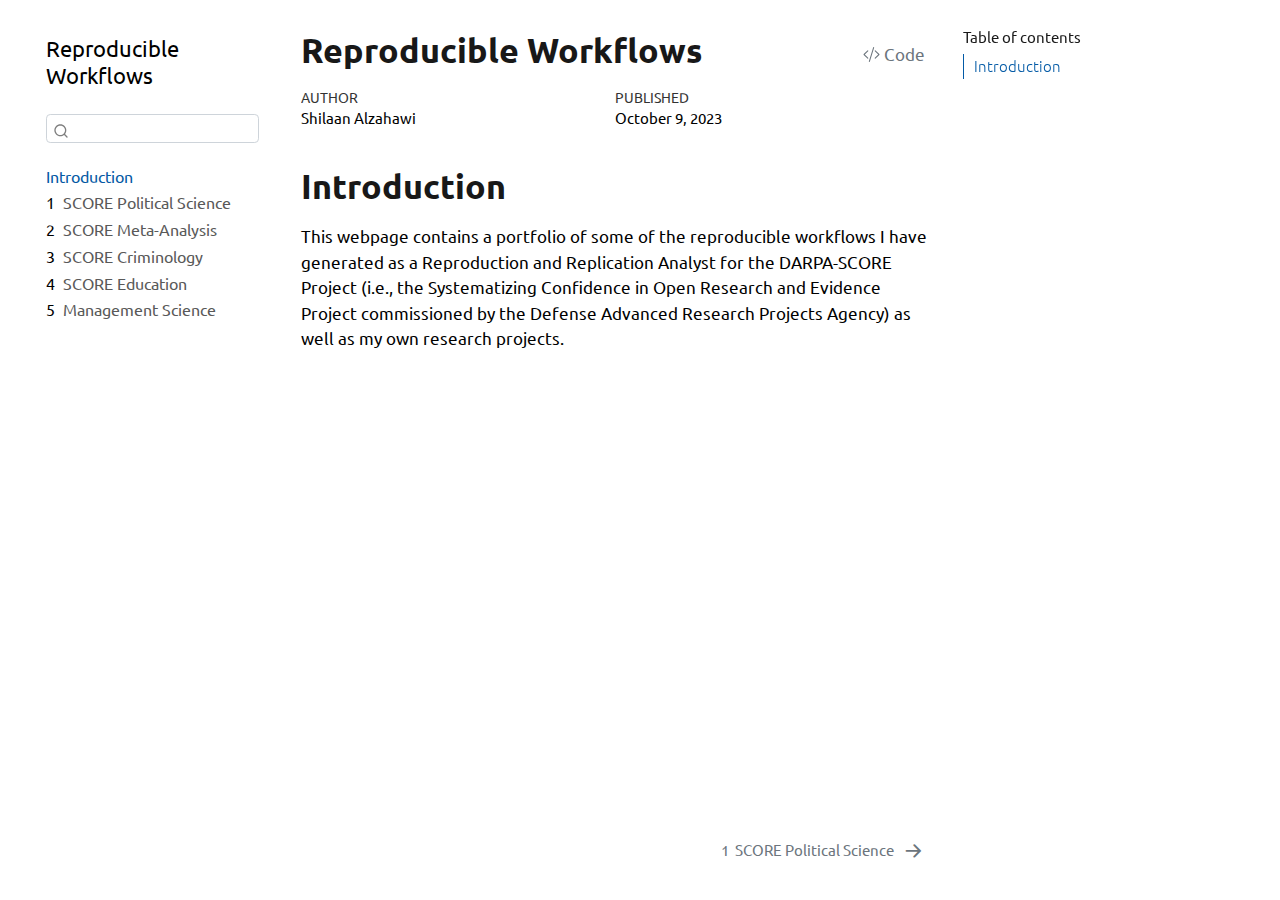
<file: docs/index.html>
<!DOCTYPE html>
<html xmlns="http://www.w3.org/1999/xhtml" lang="en" xml:lang="en"><head>

<meta charset="utf-8">
<meta name="generator" content="quarto-1.3.433">

<meta name="viewport" content="width=device-width, initial-scale=1.0, user-scalable=yes">

<meta name="author" content="Shilaan Alzahawi">
<meta name="dcterms.date" content="2023-10-09">

<title>Reproducible Workflows</title>
<style>
code{white-space: pre-wrap;}
span.smallcaps{font-variant: small-caps;}
div.columns{display: flex; gap: min(4vw, 1.5em);}
div.column{flex: auto; overflow-x: auto;}
div.hanging-indent{margin-left: 1.5em; text-indent: -1.5em;}
ul.task-list{list-style: none;}
ul.task-list li input[type="checkbox"] {
  width: 0.8em;
  margin: 0 0.8em 0.2em -1em; /* quarto-specific, see https://github.com/quarto-dev/quarto-cli/issues/4556 */ 
  vertical-align: middle;
}
/* CSS for syntax highlighting */
pre > code.sourceCode { white-space: pre; position: relative; }
pre > code.sourceCode > span { display: inline-block; line-height: 1.25; }
pre > code.sourceCode > span:empty { height: 1.2em; }
.sourceCode { overflow: visible; }
code.sourceCode > span { color: inherit; text-decoration: inherit; }
div.sourceCode { margin: 1em 0; }
pre.sourceCode { margin: 0; }
@media screen {
div.sourceCode { overflow: auto; }
}
@media print {
pre > code.sourceCode { white-space: pre-wrap; }
pre > code.sourceCode > span { text-indent: -5em; padding-left: 5em; }
}
pre.numberSource code
  { counter-reset: source-line 0; }
pre.numberSource code > span
  { position: relative; left: -4em; counter-increment: source-line; }
pre.numberSource code > span > a:first-child::before
  { content: counter(source-line);
    position: relative; left: -1em; text-align: right; vertical-align: baseline;
    border: none; display: inline-block;
    -webkit-touch-callout: none; -webkit-user-select: none;
    -khtml-user-select: none; -moz-user-select: none;
    -ms-user-select: none; user-select: none;
    padding: 0 4px; width: 4em;
  }
pre.numberSource { margin-left: 3em;  padding-left: 4px; }
div.sourceCode
  {   }
@media screen {
pre > code.sourceCode > span > a:first-child::before { text-decoration: underline; }
}
</style>


<script src="site_libs/quarto-nav/quarto-nav.js"></script>
<script src="site_libs/quarto-nav/headroom.min.js"></script>
<script src="site_libs/clipboard/clipboard.min.js"></script>
<script src="site_libs/quarto-search/autocomplete.umd.js"></script>
<script src="site_libs/quarto-search/fuse.min.js"></script>
<script src="site_libs/quarto-search/quarto-search.js"></script>
<meta name="quarto:offset" content="./">
<link href="./score-political.html" rel="next">
<script src="site_libs/quarto-html/quarto.js"></script>
<script src="site_libs/quarto-html/popper.min.js"></script>
<script src="site_libs/quarto-html/tippy.umd.min.js"></script>
<script src="site_libs/quarto-html/anchor.min.js"></script>
<link href="site_libs/quarto-html/tippy.css" rel="stylesheet">
<link href="site_libs/quarto-html/quarto-syntax-highlighting.css" rel="stylesheet" id="quarto-text-highlighting-styles">
<script src="site_libs/bootstrap/bootstrap.min.js"></script>
<link href="site_libs/bootstrap/bootstrap-icons.css" rel="stylesheet">
<link href="site_libs/bootstrap/bootstrap.min.css" rel="stylesheet" id="quarto-bootstrap" data-mode="light">
<script id="quarto-search-options" type="application/json">{
  "location": "sidebar",
  "copy-button": false,
  "collapse-after": 3,
  "panel-placement": "start",
  "type": "textbox",
  "limit": 20,
  "language": {
    "search-no-results-text": "No results",
    "search-matching-documents-text": "matching documents",
    "search-copy-link-title": "Copy link to search",
    "search-hide-matches-text": "Hide additional matches",
    "search-more-match-text": "more match in this document",
    "search-more-matches-text": "more matches in this document",
    "search-clear-button-title": "Clear",
    "search-detached-cancel-button-title": "Cancel",
    "search-submit-button-title": "Submit",
    "search-label": "Search"
  }
}</script>


</head>

<body class="nav-sidebar floating">

<div id="quarto-search-results"></div>
  <header id="quarto-header" class="headroom fixed-top">
  <nav class="quarto-secondary-nav">
    <div class="container-fluid d-flex">
      <button type="button" class="quarto-btn-toggle btn" data-bs-toggle="collapse" data-bs-target="#quarto-sidebar,#quarto-sidebar-glass" aria-controls="quarto-sidebar" aria-expanded="false" aria-label="Toggle sidebar navigation" onclick="if (window.quartoToggleHeadroom) { window.quartoToggleHeadroom(); }">
        <i class="bi bi-layout-text-sidebar-reverse"></i>
      </button>
      <nav class="quarto-page-breadcrumbs" aria-label="breadcrumb"><ol class="breadcrumb"><li class="breadcrumb-item"><a href="./index.html">Introduction</a></li></ol></nav>
      <a class="flex-grow-1" role="button" data-bs-toggle="collapse" data-bs-target="#quarto-sidebar,#quarto-sidebar-glass" aria-controls="quarto-sidebar" aria-expanded="false" aria-label="Toggle sidebar navigation" onclick="if (window.quartoToggleHeadroom) { window.quartoToggleHeadroom(); }">      
      </a>
      <button type="button" class="btn quarto-search-button" aria-label="" onclick="window.quartoOpenSearch();">
        <i class="bi bi-search"></i>
      </button>
    </div>
  </nav>
</header>
<!-- content -->
<div id="quarto-content" class="quarto-container page-columns page-rows-contents page-layout-article">
<!-- sidebar -->
  <nav id="quarto-sidebar" class="sidebar collapse collapse-horizontal sidebar-navigation floating overflow-auto">
    <div class="pt-lg-2 mt-2 text-left sidebar-header">
    <div class="sidebar-title mb-0 py-0">
      <a href="./">Reproducible Workflows</a> 
    </div>
      </div>
        <div class="mt-2 flex-shrink-0 align-items-center">
        <div class="sidebar-search">
        <div id="quarto-search" class="" title="Search"></div>
        </div>
        </div>
    <div class="sidebar-menu-container"> 
    <ul class="list-unstyled mt-1">
        <li class="sidebar-item">
  <div class="sidebar-item-container"> 
  <a href="./index.html" class="sidebar-item-text sidebar-link active">
 <span class="menu-text">Introduction</span></a>
  </div>
</li>
        <li class="sidebar-item">
  <div class="sidebar-item-container"> 
  <a href="./score-political.html" class="sidebar-item-text sidebar-link">
 <span class="menu-text"><span class="chapter-number">1</span>&nbsp; <span class="chapter-title">SCORE Political Science</span></span></a>
  </div>
</li>
        <li class="sidebar-item">
  <div class="sidebar-item-container"> 
  <a href="./score-meta.html" class="sidebar-item-text sidebar-link">
 <span class="menu-text"><span class="chapter-number">2</span>&nbsp; <span class="chapter-title">SCORE Meta-Analysis</span></span></a>
  </div>
</li>
        <li class="sidebar-item">
  <div class="sidebar-item-container"> 
  <a href="./score-criminology.html" class="sidebar-item-text sidebar-link">
 <span class="menu-text"><span class="chapter-number">3</span>&nbsp; <span class="chapter-title">SCORE Criminology</span></span></a>
  </div>
</li>
        <li class="sidebar-item">
  <div class="sidebar-item-container"> 
  <a href="./score-education.html" class="sidebar-item-text sidebar-link">
 <span class="menu-text"><span class="chapter-number">4</span>&nbsp; <span class="chapter-title">SCORE Education</span></span></a>
  </div>
</li>
        <li class="sidebar-item">
  <div class="sidebar-item-container"> 
  <a href="./management.html" class="sidebar-item-text sidebar-link">
 <span class="menu-text"><span class="chapter-number">5</span>&nbsp; <span class="chapter-title">Management Science</span></span></a>
  </div>
</li>
    </ul>
    </div>
</nav>
<div id="quarto-sidebar-glass" data-bs-toggle="collapse" data-bs-target="#quarto-sidebar,#quarto-sidebar-glass"></div>
<!-- margin-sidebar -->
    <div id="quarto-margin-sidebar" class="sidebar margin-sidebar">
        <nav id="TOC" role="doc-toc" class="toc-active" data-toc-expanded="99">
    <h2 id="toc-title">Table of contents</h2>
   
  <ul>
  <li><a href="#introduction" id="toc-introduction" class="nav-link active" data-scroll-target="#introduction">Introduction</a></li>
  </ul>
</nav>
    </div>
<!-- main -->
<main class="content" id="quarto-document-content">

<header id="title-block-header" class="quarto-title-block default">
<div class="quarto-title">
<div class="quarto-title-block"><div><h1 class="title">Reproducible Workflows</h1><button type="button" class="btn code-tools-button" id="quarto-code-tools-source"><i class="bi"></i> Code</button></div></div>
</div>



<div class="quarto-title-meta">

    <div>
    <div class="quarto-title-meta-heading">Author</div>
    <div class="quarto-title-meta-contents">
             <p>Shilaan Alzahawi </p>
          </div>
  </div>
    
    <div>
    <div class="quarto-title-meta-heading">Published</div>
    <div class="quarto-title-meta-contents">
      <p class="date">October 9, 2023</p>
    </div>
  </div>
  
    
  </div>
  

</header>

<section id="introduction" class="level1 unnumbered">
<h1 class="unnumbered">Introduction</h1>
<p>This webpage contains a portfolio of some of the reproducible workflows I have generated as a Reproduction and Replication Analyst for the DARPA-SCORE Project (i.e., the Systematizing Confidence in Open Research and Evidence Project commissioned by the Defense Advanced Research Projects Agency) as well as my own research projects.</p>


<!-- -->

</section>

</main> <!-- /main -->
<script id="quarto-html-after-body" type="application/javascript">
window.document.addEventListener("DOMContentLoaded", function (event) {
  const toggleBodyColorMode = (bsSheetEl) => {
    const mode = bsSheetEl.getAttribute("data-mode");
    const bodyEl = window.document.querySelector("body");
    if (mode === "dark") {
      bodyEl.classList.add("quarto-dark");
      bodyEl.classList.remove("quarto-light");
    } else {
      bodyEl.classList.add("quarto-light");
      bodyEl.classList.remove("quarto-dark");
    }
  }
  const toggleBodyColorPrimary = () => {
    const bsSheetEl = window.document.querySelector("link#quarto-bootstrap");
    if (bsSheetEl) {
      toggleBodyColorMode(bsSheetEl);
    }
  }
  toggleBodyColorPrimary();  
  const icon = "";
  const anchorJS = new window.AnchorJS();
  anchorJS.options = {
    placement: 'right',
    icon: icon
  };
  anchorJS.add('.anchored');
  const isCodeAnnotation = (el) => {
    for (const clz of el.classList) {
      if (clz.startsWith('code-annotation-')) {                     
        return true;
      }
    }
    return false;
  }
  const clipboard = new window.ClipboardJS('.code-copy-button', {
    text: function(trigger) {
      const codeEl = trigger.previousElementSibling.cloneNode(true);
      for (const childEl of codeEl.children) {
        if (isCodeAnnotation(childEl)) {
          childEl.remove();
        }
      }
      return codeEl.innerText;
    }
  });
  clipboard.on('success', function(e) {
    // button target
    const button = e.trigger;
    // don't keep focus
    button.blur();
    // flash "checked"
    button.classList.add('code-copy-button-checked');
    var currentTitle = button.getAttribute("title");
    button.setAttribute("title", "Copied!");
    let tooltip;
    if (window.bootstrap) {
      button.setAttribute("data-bs-toggle", "tooltip");
      button.setAttribute("data-bs-placement", "left");
      button.setAttribute("data-bs-title", "Copied!");
      tooltip = new bootstrap.Tooltip(button, 
        { trigger: "manual", 
          customClass: "code-copy-button-tooltip",
          offset: [0, -8]});
      tooltip.show();    
    }
    setTimeout(function() {
      if (tooltip) {
        tooltip.hide();
        button.removeAttribute("data-bs-title");
        button.removeAttribute("data-bs-toggle");
        button.removeAttribute("data-bs-placement");
      }
      button.setAttribute("title", currentTitle);
      button.classList.remove('code-copy-button-checked');
    }, 1000);
    // clear code selection
    e.clearSelection();
  });
  const viewSource = window.document.getElementById('quarto-view-source') ||
                     window.document.getElementById('quarto-code-tools-source');
  if (viewSource) {
    const sourceUrl = viewSource.getAttribute("data-quarto-source-url");
    viewSource.addEventListener("click", function(e) {
      if (sourceUrl) {
        // rstudio viewer pane
        if (/\bcapabilities=\b/.test(window.location)) {
          window.open(sourceUrl);
        } else {
          window.location.href = sourceUrl;
        }
      } else {
        const modal = new bootstrap.Modal(document.getElementById('quarto-embedded-source-code-modal'));
        modal.show();
      }
      return false;
    });
  }
  function toggleCodeHandler(show) {
    return function(e) {
      const detailsSrc = window.document.querySelectorAll(".cell > details > .sourceCode");
      for (let i=0; i<detailsSrc.length; i++) {
        const details = detailsSrc[i].parentElement;
        if (show) {
          details.open = true;
        } else {
          details.removeAttribute("open");
        }
      }
      const cellCodeDivs = window.document.querySelectorAll(".cell > .sourceCode");
      const fromCls = show ? "hidden" : "unhidden";
      const toCls = show ? "unhidden" : "hidden";
      for (let i=0; i<cellCodeDivs.length; i++) {
        const codeDiv = cellCodeDivs[i];
        if (codeDiv.classList.contains(fromCls)) {
          codeDiv.classList.remove(fromCls);
          codeDiv.classList.add(toCls);
        } 
      }
      return false;
    }
  }
  const hideAllCode = window.document.getElementById("quarto-hide-all-code");
  if (hideAllCode) {
    hideAllCode.addEventListener("click", toggleCodeHandler(false));
  }
  const showAllCode = window.document.getElementById("quarto-show-all-code");
  if (showAllCode) {
    showAllCode.addEventListener("click", toggleCodeHandler(true));
  }
  function tippyHover(el, contentFn) {
    const config = {
      allowHTML: true,
      content: contentFn,
      maxWidth: 500,
      delay: 100,
      arrow: false,
      appendTo: function(el) {
          return el.parentElement;
      },
      interactive: true,
      interactiveBorder: 10,
      theme: 'quarto',
      placement: 'bottom-start'
    };
    window.tippy(el, config); 
  }
  const noterefs = window.document.querySelectorAll('a[role="doc-noteref"]');
  for (var i=0; i<noterefs.length; i++) {
    const ref = noterefs[i];
    tippyHover(ref, function() {
      // use id or data attribute instead here
      let href = ref.getAttribute('data-footnote-href') || ref.getAttribute('href');
      try { href = new URL(href).hash; } catch {}
      const id = href.replace(/^#\/?/, "");
      const note = window.document.getElementById(id);
      return note.innerHTML;
    });
  }
      let selectedAnnoteEl;
      const selectorForAnnotation = ( cell, annotation) => {
        let cellAttr = 'data-code-cell="' + cell + '"';
        let lineAttr = 'data-code-annotation="' +  annotation + '"';
        const selector = 'span[' + cellAttr + '][' + lineAttr + ']';
        return selector;
      }
      const selectCodeLines = (annoteEl) => {
        const doc = window.document;
        const targetCell = annoteEl.getAttribute("data-target-cell");
        const targetAnnotation = annoteEl.getAttribute("data-target-annotation");
        const annoteSpan = window.document.querySelector(selectorForAnnotation(targetCell, targetAnnotation));
        const lines = annoteSpan.getAttribute("data-code-lines").split(",");
        const lineIds = lines.map((line) => {
          return targetCell + "-" + line;
        })
        let top = null;
        let height = null;
        let parent = null;
        if (lineIds.length > 0) {
            //compute the position of the single el (top and bottom and make a div)
            const el = window.document.getElementById(lineIds[0]);
            top = el.offsetTop;
            height = el.offsetHeight;
            parent = el.parentElement.parentElement;
          if (lineIds.length > 1) {
            const lastEl = window.document.getElementById(lineIds[lineIds.length - 1]);
            const bottom = lastEl.offsetTop + lastEl.offsetHeight;
            height = bottom - top;
          }
          if (top !== null && height !== null && parent !== null) {
            // cook up a div (if necessary) and position it 
            let div = window.document.getElementById("code-annotation-line-highlight");
            if (div === null) {
              div = window.document.createElement("div");
              div.setAttribute("id", "code-annotation-line-highlight");
              div.style.position = 'absolute';
              parent.appendChild(div);
            }
            div.style.top = top - 2 + "px";
            div.style.height = height + 4 + "px";
            let gutterDiv = window.document.getElementById("code-annotation-line-highlight-gutter");
            if (gutterDiv === null) {
              gutterDiv = window.document.createElement("div");
              gutterDiv.setAttribute("id", "code-annotation-line-highlight-gutter");
              gutterDiv.style.position = 'absolute';
              const codeCell = window.document.getElementById(targetCell);
              const gutter = codeCell.querySelector('.code-annotation-gutter');
              gutter.appendChild(gutterDiv);
            }
            gutterDiv.style.top = top - 2 + "px";
            gutterDiv.style.height = height + 4 + "px";
          }
          selectedAnnoteEl = annoteEl;
        }
      };
      const unselectCodeLines = () => {
        const elementsIds = ["code-annotation-line-highlight", "code-annotation-line-highlight-gutter"];
        elementsIds.forEach((elId) => {
          const div = window.document.getElementById(elId);
          if (div) {
            div.remove();
          }
        });
        selectedAnnoteEl = undefined;
      };
      // Attach click handler to the DT
      const annoteDls = window.document.querySelectorAll('dt[data-target-cell]');
      for (const annoteDlNode of annoteDls) {
        annoteDlNode.addEventListener('click', (event) => {
          const clickedEl = event.target;
          if (clickedEl !== selectedAnnoteEl) {
            unselectCodeLines();
            const activeEl = window.document.querySelector('dt[data-target-cell].code-annotation-active');
            if (activeEl) {
              activeEl.classList.remove('code-annotation-active');
            }
            selectCodeLines(clickedEl);
            clickedEl.classList.add('code-annotation-active');
          } else {
            // Unselect the line
            unselectCodeLines();
            clickedEl.classList.remove('code-annotation-active');
          }
        });
      }
  const findCites = (el) => {
    const parentEl = el.parentElement;
    if (parentEl) {
      const cites = parentEl.dataset.cites;
      if (cites) {
        return {
          el,
          cites: cites.split(' ')
        };
      } else {
        return findCites(el.parentElement)
      }
    } else {
      return undefined;
    }
  };
  var bibliorefs = window.document.querySelectorAll('a[role="doc-biblioref"]');
  for (var i=0; i<bibliorefs.length; i++) {
    const ref = bibliorefs[i];
    const citeInfo = findCites(ref);
    if (citeInfo) {
      tippyHover(citeInfo.el, function() {
        var popup = window.document.createElement('div');
        citeInfo.cites.forEach(function(cite) {
          var citeDiv = window.document.createElement('div');
          citeDiv.classList.add('hanging-indent');
          citeDiv.classList.add('csl-entry');
          var biblioDiv = window.document.getElementById('ref-' + cite);
          if (biblioDiv) {
            citeDiv.innerHTML = biblioDiv.innerHTML;
          }
          popup.appendChild(citeDiv);
        });
        return popup.innerHTML;
      });
    }
  }
    var localhostRegex = new RegExp(/^(?:http|https):\/\/localhost\:?[0-9]*\//);
      var filterRegex = new RegExp('/' + window.location.host + '/');
    var isInternal = (href) => {
        return filterRegex.test(href) || localhostRegex.test(href);
    }
    // Inspect non-navigation links and adorn them if external
 	var links = window.document.querySelectorAll('a[href]:not(.nav-link):not(.navbar-brand):not(.toc-action):not(.sidebar-link):not(.sidebar-item-toggle):not(.pagination-link):not(.no-external):not([aria-hidden]):not(.dropdown-item)');
    for (var i=0; i<links.length; i++) {
      const link = links[i];
      if (!isInternal(link.href)) {
          // target, if specified
          link.setAttribute("target", "_blank");
          // default icon
          link.classList.add("external");
      }
    }
});
</script>
<nav class="page-navigation">
  <div class="nav-page nav-page-previous">
  </div>
  <div class="nav-page nav-page-next">
      <a href="./score-political.html" class="pagination-link">
        <span class="nav-page-text"><span class="chapter-number">1</span>&nbsp; <span class="chapter-title">SCORE Political Science</span></span> <i class="bi bi-arrow-right-short"></i>
      </a>
  </div>
</nav><div class="modal fade" id="quarto-embedded-source-code-modal" tabindex="-1" aria-labelledby="quarto-embedded-source-code-modal-label" aria-hidden="true"><div class="modal-dialog modal-dialog-scrollable"><div class="modal-content"><div class="modal-header"><h5 class="modal-title" id="quarto-embedded-source-code-modal-label">Source Code</h5><button class="btn-close" data-bs-dismiss="modal"></button></div><div class="modal-body"><div class="">
<div class="sourceCode" id="cb1" data-shortcodes="false"><pre class="sourceCode markdown code-with-copy"><code class="sourceCode markdown"><span id="cb1-1"><a href="#cb1-1" aria-hidden="true" tabindex="-1"></a><span class="fu"># Introduction {.unnumbered}</span></span>
<span id="cb1-2"><a href="#cb1-2" aria-hidden="true" tabindex="-1"></a></span>
<span id="cb1-3"><a href="#cb1-3" aria-hidden="true" tabindex="-1"></a>This webpage contains a portfolio of some of the reproducible workflows I have generated as a Reproduction and Replication Analyst for the DARPA-SCORE Project (i.e., the Systematizing Confidence in Open Research and Evidence Project commissioned by the Defense Advanced Research Projects Agency) as well as my own research projects. </span></code><button title="Copy to Clipboard" class="code-copy-button"><i class="bi"></i></button></pre></div>
</div></div></div></div></div>
</div> <!-- /content -->



</body></html>
</file>
<file: docs/site_libs/quarto-html/tippy.css>
.tippy-box[data-animation=fade][data-state=hidden]{opacity:0}[data-tippy-root]{max-width:calc(100vw - 10px)}.tippy-box{position:relative;background-color:#333;color:#fff;border-radius:4px;font-size:14px;line-height:1.4;white-space:normal;outline:0;transition-property:transform,visibility,opacity}.tippy-box[data-placement^=top]>.tippy-arrow{bottom:0}.tippy-box[data-placement^=top]>.tippy-arrow:before{bottom:-7px;left:0;border-width:8px 8px 0;border-top-color:initial;transform-origin:center top}.tippy-box[data-placement^=bottom]>.tippy-arrow{top:0}.tippy-box[data-placement^=bottom]>.tippy-arrow:before{top:-7px;left:0;border-width:0 8px 8px;border-bottom-color:initial;transform-origin:center bottom}.tippy-box[data-placement^=left]>.tippy-arrow{right:0}.tippy-box[data-placement^=left]>.tippy-arrow:before{border-width:8px 0 8px 8px;border-left-color:initial;right:-7px;transform-origin:center left}.tippy-box[data-placement^=right]>.tippy-arrow{left:0}.tippy-box[data-placement^=right]>.tippy-arrow:before{left:-7px;border-width:8px 8px 8px 0;border-right-color:initial;transform-origin:center right}.tippy-box[data-inertia][data-state=visible]{transition-timing-function:cubic-bezier(.54,1.5,.38,1.11)}.tippy-arrow{width:16px;height:16px;color:#333}.tippy-arrow:before{content:"";position:absolute;border-color:transparent;border-style:solid}.tippy-content{position:relative;padding:5px 9px;z-index:1}
</file>
<file: docs/site_libs/quarto-html/quarto-syntax-highlighting.css>
/* quarto syntax highlight colors */
:root {
  --quarto-hl-ot-color: #003B4F;
  --quarto-hl-at-color: #657422;
  --quarto-hl-ss-color: #20794D;
  --quarto-hl-an-color: #5E5E5E;
  --quarto-hl-fu-color: #4758AB;
  --quarto-hl-st-color: #20794D;
  --quarto-hl-cf-color: #003B4F;
  --quarto-hl-op-color: #5E5E5E;
  --quarto-hl-er-color: #AD0000;
  --quarto-hl-bn-color: #AD0000;
  --quarto-hl-al-color: #AD0000;
  --quarto-hl-va-color: #111111;
  --quarto-hl-bu-color: inherit;
  --quarto-hl-ex-color: inherit;
  --quarto-hl-pp-color: #AD0000;
  --quarto-hl-in-color: #5E5E5E;
  --quarto-hl-vs-color: #20794D;
  --quarto-hl-wa-color: #5E5E5E;
  --quarto-hl-do-color: #5E5E5E;
  --quarto-hl-im-color: #00769E;
  --quarto-hl-ch-color: #20794D;
  --quarto-hl-dt-color: #AD0000;
  --quarto-hl-fl-color: #AD0000;
  --quarto-hl-co-color: #5E5E5E;
  --quarto-hl-cv-color: #5E5E5E;
  --quarto-hl-cn-color: #8f5902;
  --quarto-hl-sc-color: #5E5E5E;
  --quarto-hl-dv-color: #AD0000;
  --quarto-hl-kw-color: #003B4F;
}

/* other quarto variables */
:root {
  --quarto-font-monospace: SFMono-Regular, Menlo, Monaco, Consolas, "Liberation Mono", "Courier New", monospace;
}

pre > code.sourceCode > span {
  color: #003B4F;
}

code span {
  color: #003B4F;
}

code.sourceCode > span {
  color: #003B4F;
}

div.sourceCode,
div.sourceCode pre.sourceCode {
  color: #003B4F;
}

code span.ot {
  color: #003B4F;
  font-style: inherit;
}

code span.at {
  color: #657422;
  font-style: inherit;
}

code span.ss {
  color: #20794D;
  font-style: inherit;
}

code span.an {
  color: #5E5E5E;
  font-style: inherit;
}

code span.fu {
  color: #4758AB;
  font-style: inherit;
}

code span.st {
  color: #20794D;
  font-style: inherit;
}

code span.cf {
  color: #003B4F;
  font-style: inherit;
}

code span.op {
  color: #5E5E5E;
  font-style: inherit;
}

code span.er {
  color: #AD0000;
  font-style: inherit;
}

code span.bn {
  color: #AD0000;
  font-style: inherit;
}

code span.al {
  color: #AD0000;
  font-style: inherit;
}

code span.va {
  color: #111111;
  font-style: inherit;
}

code span.bu {
  font-style: inherit;
}

code span.ex {
  font-style: inherit;
}

code span.pp {
  color: #AD0000;
  font-style: inherit;
}

code span.in {
  color: #5E5E5E;
  font-style: inherit;
}

code span.vs {
  color: #20794D;
  font-style: inherit;
}

code span.wa {
  color: #5E5E5E;
  font-style: italic;
}

code span.do {
  color: #5E5E5E;
  font-style: italic;
}

code span.im {
  color: #00769E;
  font-style: inherit;
}

code span.ch {
  color: #20794D;
  font-style: inherit;
}

code span.dt {
  color: #AD0000;
  font-style: inherit;
}

code span.fl {
  color: #AD0000;
  font-style: inherit;
}

code span.co {
  color: #5E5E5E;
  font-style: inherit;
}

code span.cv {
  color: #5E5E5E;
  font-style: italic;
}

code span.cn {
  color: #8f5902;
  font-style: inherit;
}

code span.sc {
  color: #5E5E5E;
  font-style: inherit;
}

code span.dv {
  color: #AD0000;
  font-style: inherit;
}

code span.kw {
  color: #003B4F;
  font-style: inherit;
}

.prevent-inlining {
  content: "</";
}

/*# sourceMappingURL=debc5d5d77c3f9108843748ff7464032.css.map */
</file>
